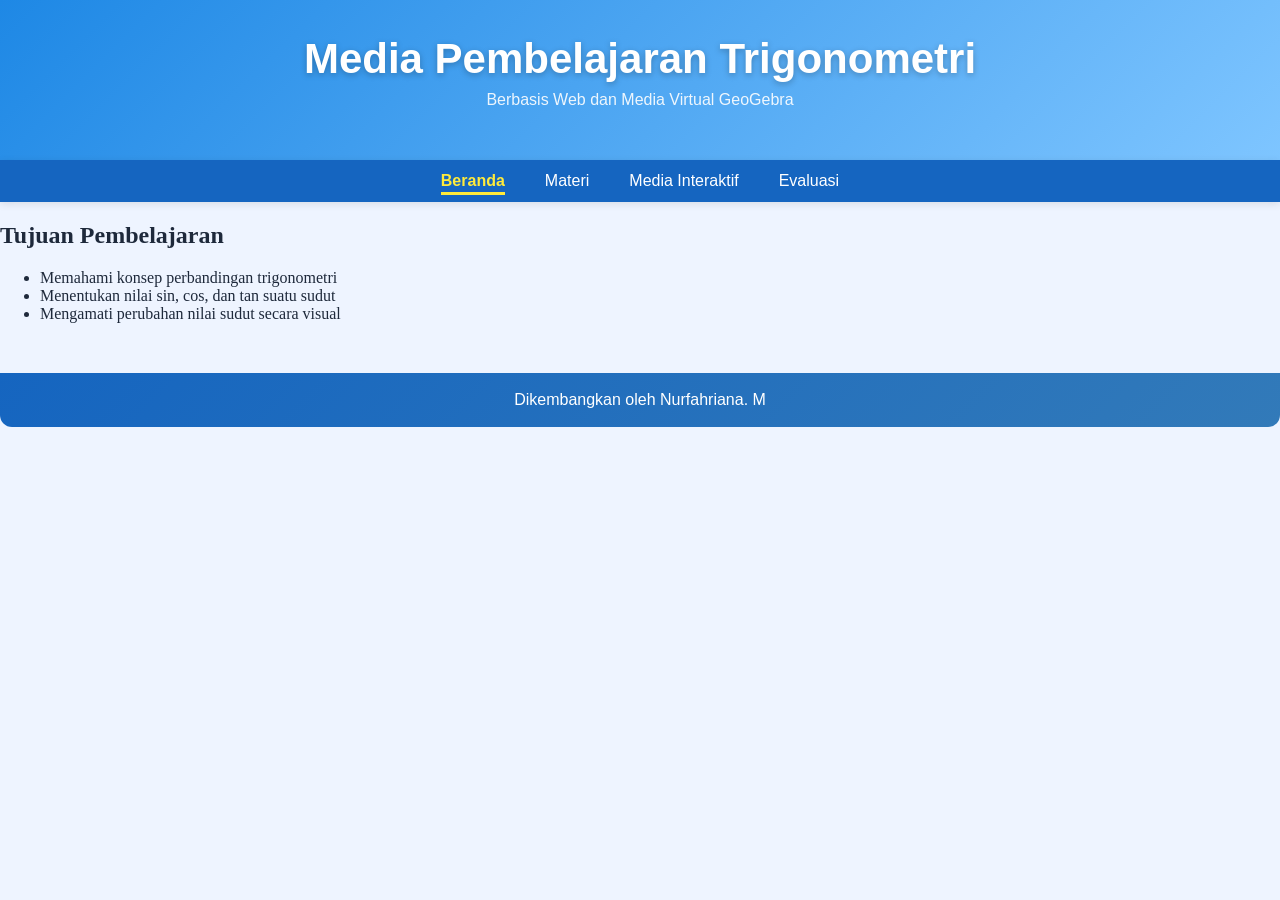
<file: index.html>
<!DOCTYPE html>
<html lang="id">
<head>
    <meta charset="UTF-8">
    <title>Media Pembelajaran Trigonometri</title>
    <link rel="stylesheet" href="css/style.css">
</head>
<body>

<header>
    <h1>Media Pembelajaran Trigonometri</h1>
    <p>Berbasis Web dan Media Virtual GeoGebra</p>
</header>

<nav>
    <a href="index.html" class="active">Beranda</a>
    <a href="materi.html">Materi</a>
    <a href="geogebra.html">Media Interaktif</a>
    <a href="evaluasi.html">Evaluasi</a>
</nav>

<main>
    <h2>Tujuan Pembelajaran</h2>
    <ul>
        <li>Memahami konsep perbandingan trigonometri</li>
        <li>Menentukan nilai sin, cos, dan tan suatu sudut</li>
        <li>Mengamati perubahan nilai sudut secara visual</li>
    </ul>
</main>

<div class="footer-blue">
    Dikembangkan oleh Nurfahriana. M
</div>

<link rel="stylesheet" href="css/style.css">
<script src="js/script.js"></script>

</body>
</html>
</file>
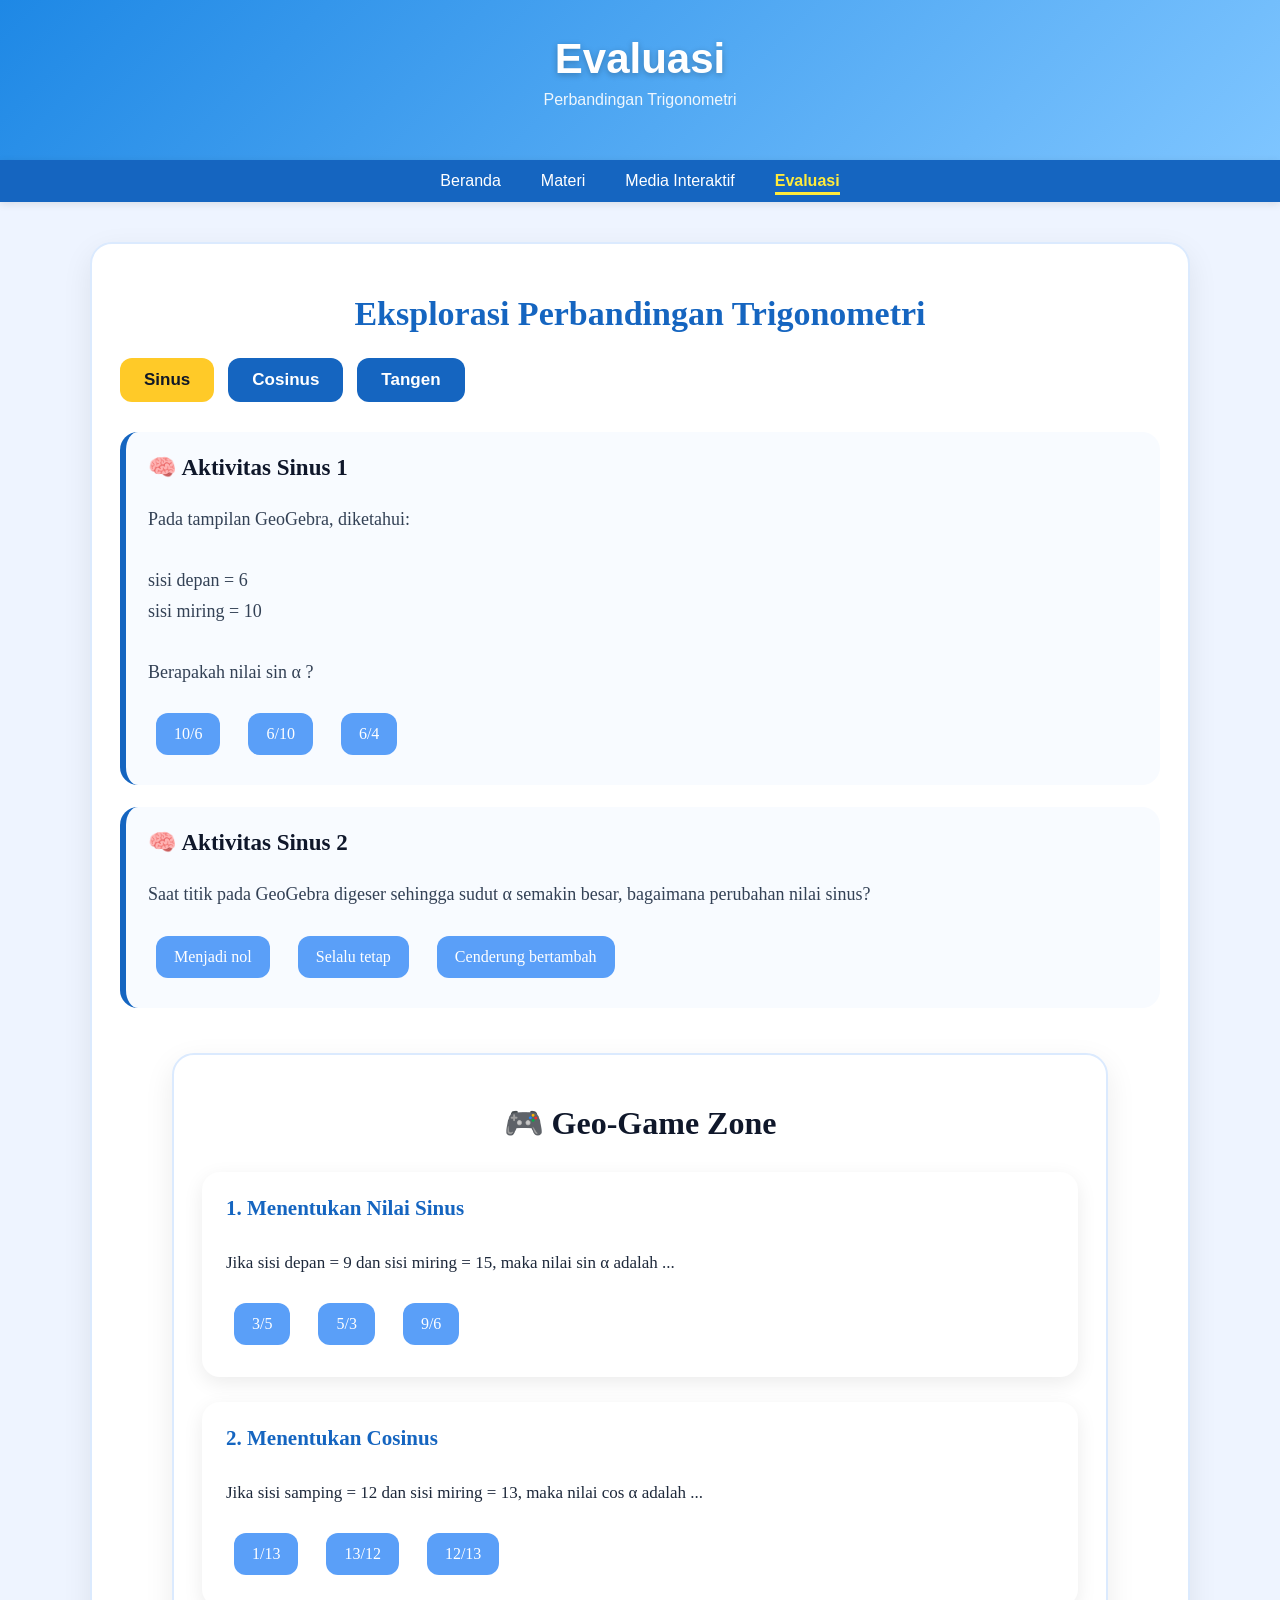
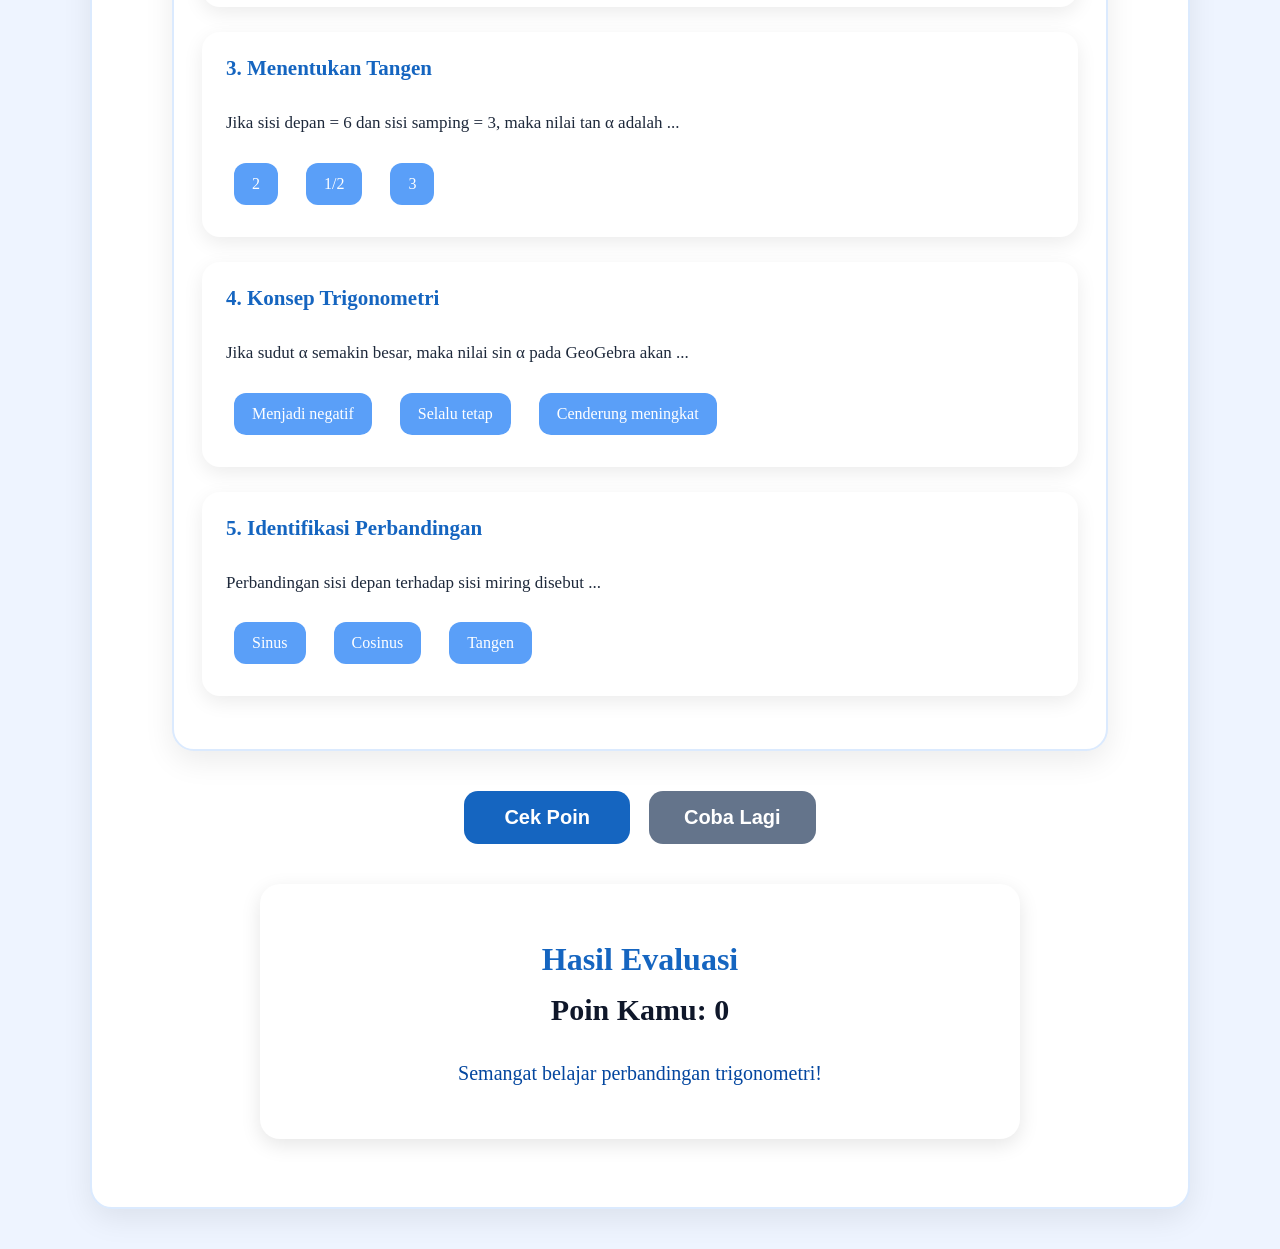
<file: evaluasi.html>
<!DOCTYPE html>
<html lang="id">
<head>
    <meta charset="UTF-8">
    <link rel="stylesheet" href="css/style.css">
</head>

<body>

<header>
    <h1>Evaluasi</h1>
    <p>Perbandingan Trigonometri</p>
</header>

<nav>
    <a href="index.html">Beranda</a>
    <a href="materi.html">Materi</a>
    <a href="geogebra.html">Media Interaktif</a>
    <a href="evaluasi.html" class="active">Evaluasi</a>
</nav>

<!-- ======================================================
     EKSPLORASI PERBANDINGAN TRIGONOMETRI
====================================================== -->

<div class="evaluasi-container">

    <div class="quiz-box">

        <h1 class="quiz-title">
            Eksplorasi Perbandingan Trigonometri
        </h1>

        <div class="tab-buttons">
            <button class="tab-btn active">Sinus</button>
            <button class="tab-btn">Cosinus</button>
            <button class="tab-btn">Tangen</button>
        </div>

<!-- =========================
     SINUS
========================= -->
<div class="tab-content active">

    <!-- Soal 1 -->
    <div class="question-card">

        <h3>🧠 Aktivitas Sinus 1</h3>

        <p class="question">
            Pada tampilan GeoGebra, diketahui:
            <br><br>
            sisi depan = 6 <br>
            sisi miring = 10
            <br><br>
            Berapakah nilai sin α ?
        </p>

        <div class="answer-buttons">

            <button onclick="selectAnswer(this,false)">
                10/6
            </button>

            <button onclick="selectAnswer(this,true)">
                6/10
            </button>

            <button onclick="selectAnswer(this,false)">
                6/4
            </button>

        </div>

        <div class="result"></div>

        <div class="explanation">
            ✅ Jawaban benar: <b>6/10</b>
            <br><br>
            Alasan:
            Nilai sinus diperoleh dari perbandingan
            <b>sisi depan ÷ sisi miring</b>.
            <br><br>
            Maka:
            <br>
            sin α = 6 ÷ 10 = 6/10
        </div>

    </div>

    <!-- Soal 2 -->
    <div class="question-card">

        <h3>🧠 Aktivitas Sinus 2</h3>

        <p class="question">
            Saat titik pada GeoGebra digeser sehingga sudut α semakin besar,
            bagaimana perubahan nilai sinus?
        </p>

        <div class="answer-buttons">

            <button onclick="selectAnswer(this,false)">
                Menjadi nol
            </button>

            <button onclick="selectAnswer(this,false)">
                Selalu tetap
            </button>

            <button onclick="selectAnswer(this,true)">
                Cenderung bertambah
            </button>

        </div>

        <div class="result"></div>

        <div class="explanation">
            ✅ Jawaban benar:
            <b>Cenderung bertambah</b>
            <br><br>
            Alasan:
            Pada segitiga siku-siku,
            semakin besar sudut α maka nilai sinus
            biasanya ikut meningkat.
            <br><br>
            Hal ini dapat diamati langsung
            saat titik digeser pada GeoGebra.
        </div>

    </div>

</div>

<!-- =========================
     COSINUS
========================= -->
<div class="tab-content">

    <!-- Soal 1 -->
    <div class="question-card">

        <h3>🧠 Aktivitas Cosinus 1</h3>

        <p class="question">
            Pada segitiga siku-siku di GeoGebra,
            cosinus diperoleh dari perbandingan ...
        </p>

        <div class="answer-buttons">

            <button onclick="selectAnswer(this,true)">
                Sisi samping ÷ sisi miring
            </button>

            <button onclick="selectAnswer(this,false)">
                Sisi depan ÷ sisi miring
            </button>

            <button onclick="selectAnswer(this,false)">
                Sisi depan ÷ sisi samping
            </button>

        </div>

        <div class="result"></div>

        <div class="explanation">
            ✅ Jawaban benar:
            <b>Sisi samping ÷ sisi miring</b>
            <br><br>
            Alasan:
            Rumus dasar cosinus adalah:
            <br><br>
            cos α =
            <b>sisi samping ÷ sisi miring</b>
            <br><br>
            Sisi samping adalah sisi yang dekat
            dengan sudut α.
        </div>

    </div>

    <!-- Soal 2 -->
    <div class="question-card">

        <h3>🧠 Aktivitas Cosinus 2</h3>

        <p class="question">
            Jika sisi samping = 8 dan sisi miring = 10,
            maka nilai cos α adalah ...
        </p>

        <div class="answer-buttons">

            <button onclick="selectAnswer(this,false)">
                10/8
            </button>

            <button onclick="selectAnswer(this,true)">
                8/10
            </button>

            <button onclick="selectAnswer(this,false)">
                8/2
            </button>

        </div>

        <div class="result"></div>

        <div class="explanation">
            ✅ Jawaban benar:
            <b>8/10</b>
            <br><br>
            Alasan:
            cosinus diperoleh dari:
            <br><br>
            cos α =
            sisi samping ÷ sisi miring
            <br><br>
            Maka:
            <br>
            cos α = 8 ÷ 10 = 8/10
        </div>

    </div>

</div>

<!-- =========================
     TANGEN
========================= -->
<div class="tab-content">

    <!-- Soal 1 -->
    <div class="question-card">

        <h3>🧠 Aktivitas Tangen 1</h3>

        <p class="question">
            Nilai tangen diperoleh dari perbandingan ...
        </p>

        <div class="answer-buttons">

            <button onclick="selectAnswer(this,false)">
                Sisi samping ÷ sisi miring
            </button>

            <button onclick="selectAnswer(this,false)">
                Sisi depan ÷ sisi miring
            </button>

            <button onclick="selectAnswer(this,true)">
                Sisi depan ÷ sisi samping
            </button>

        </div>

        <div class="result"></div>

        <div class="explanation">
            ✅ Jawaban benar:
            <b>Sisi depan ÷ sisi samping</b>
            <br><br>
            Alasan:
            Rumus dasar tangen adalah:
            <br><br>
            tan α =
            <b>sisi depan ÷ sisi samping</b>
            <br><br>
            Tangen membandingkan sisi depan
            dengan sisi samping sudut.
        </div>

    </div>

    <!-- Soal 2 -->
    <div class="question-card">

        <h3>🧠 Aktivitas Tangen 2</h3>

        <p class="question">
            Pada tampilan GeoGebra diketahui:
            <br><br>
            sisi depan = 4 <br>
            sisi samping = 2
            <br><br>
            Maka nilai tan α adalah ...
        </p>

        <div class="answer-buttons">

            <button onclick="selectAnswer(this,true)">
                2
            </button>

            <button onclick="selectAnswer(this,false)">
                1/2
            </button>

            <button onclick="selectAnswer(this,false)">
                4
            </button>

        </div>

        <div class="result"></div>

        <div class="explanation">
            ✅ Jawaban benar:
            <b>2</b>
            <br><br>
            Alasan:
            Rumus tangen:
            <br><br>
            tan α =
            sisi depan ÷ sisi samping
            <br><br>
            Maka:
            <br>
            tan α = 4 ÷ 2 = 2
        </div>

    </div>

</div>

<!-- ======================================================
     GEO GAME ZONE
====================================================== -->

<div class="evaluasi-container game-zone">

    <div class="quiz-box">

        <h1 class="game-title">
            🎮 Geo-Game Zone
        </h1>

        <!-- SOAL 1 -->
        <div class="game-question">

            <h4>1. Menentukan Nilai Sinus</h4>

            <p>
                Jika sisi depan = 9 dan sisi miring = 15,
                maka nilai sin α adalah ...
            </p>

            <div class="answer-buttons">

                <button onclick="selectGameAnswer(this,true)">
                    3/5
                </button>

                <button onclick="selectGameAnswer(this,false)">
                    5/3
                </button>

                <button onclick="selectGameAnswer(this,false)">
                    9/6
                </button>

            </div>

            <div class="result"></div>

            <div class="explanation">

                ✅ Jawaban benar:
                <b>3/5</b>

                <br><br>

                Alasan:
                Nilai sinus diperoleh dari:
                <br><br>

                <b>sin α = sisi depan ÷ sisi miring</b>

                <br><br>

                Maka:
                <br>

                sin α = 9 ÷ 15 = 3/5

            </div>

        </div>

        <!-- SOAL 2 -->
        <div class="game-question">

            <h4>2. Menentukan Cosinus</h4>

            <p>
                Jika sisi samping = 12 dan sisi miring = 13,
                maka nilai cos α adalah ...
            </p>

            <div class="answer-buttons">

                <button onclick="selectGameAnswer(this,false)">
                    1/13
                </button>

                <button onclick="selectGameAnswer(this,false)">
                    13/12
                </button>

                <button onclick="selectGameAnswer(this,true)">
                    12/13
                </button>

            </div>

            <div class="result"></div>

            <div class="explanation">

                ✅ Jawaban benar:
                <b>12/13</b>

                <br><br>

                Alasan:
                Rumus cosinus adalah:
                <br><br>

                <b>cos α = sisi samping ÷ sisi miring</b>

                <br><br>

                Maka:
                <br>

                cos α = 12 ÷ 13 = 12/13

            </div>

        </div>

        <!-- SOAL 3 -->
        <div class="game-question">

            <h4>3. Menentukan Tangen</h4>

            <p>
                Jika sisi depan = 6 dan sisi samping = 3,
                maka nilai tan α adalah ...
            </p>

            <div class="answer-buttons">

                <button onclick="selectGameAnswer(this,true)">
                    2
                </button>

                <button onclick="selectGameAnswer(this,false)">
                    1/2
                </button>

                <button onclick="selectGameAnswer(this,false)">
                    3
                </button>

            </div>

            <div class="result"></div>

            <div class="explanation">

                ✅ Jawaban benar:
                <b>2</b>

                <br><br>

                Alasan:
                Rumus tangen:
                <br><br>

                <b>tan α = sisi depan ÷ sisi samping</b>

                <br><br>

                Maka:
                <br>

                tan α = 6 ÷ 3 = 2

            </div>

        </div>

        <!-- SOAL 4 -->
        <div class="game-question">

            <h4>4. Konsep Trigonometri</h4>

            <p>
                Jika sudut α semakin besar,
                maka nilai sin α pada GeoGebra akan ...
            </p>

            <div class="answer-buttons">

                <button onclick="selectGameAnswer(this,false)">
                    Menjadi negatif
                </button>

                <button onclick="selectGameAnswer(this,false)">
                    Selalu tetap
                </button>

                <button onclick="selectGameAnswer(this,true)">
                    Cenderung meningkat
                </button>

            </div>

            <div class="result"></div>

            <div class="explanation">

                ✅ Jawaban benar:
                <b>Cenderung meningkat</b>

                <br><br>

                Alasan:
                Saat sudut α diperbesar pada GeoGebra,
                sisi depan terhadap sisi miring menjadi lebih besar,
                sehingga nilai sinus ikut meningkat.

                <br><br>

                Hal ini dapat diamati langsung
                melalui eksplorasi visual pada media.

            </div>

        </div>

        <!-- SOAL 5 -->
        <div class="game-question">

            <h4>5. Identifikasi Perbandingan</h4>

            <p>
                Perbandingan sisi depan terhadap sisi miring disebut ...
            </p>

            <div class="answer-buttons">

                <button onclick="selectGameAnswer(this,true)">
                    Sinus
                </button>

                <button onclick="selectGameAnswer(this,false)">
                    Cosinus
                </button>

                <button onclick="selectGameAnswer(this,false)">
                    Tangen
                </button>

            </div>

            <div class="result"></div>

            <div class="explanation">

                ✅ Jawaban benar:
                <b>Sinus</b>

                <br><br>

                Alasan:
                Dalam trigonometri:
                <br><br>

                <b>sin α = sisi depan ÷ sisi miring</b>

                <br><br>

                Karena yang dibandingkan adalah
                sisi depan dengan sisi miring,
                maka disebut sinus.

            </div>

        </div>

    </div>

</div>

<!-- =========================
     HASIL NILAI
========================= -->

<div class="check-score-area">

    <button class="check-score-btn"
    onclick="showResults()">

        Cek Poin

    </button>

    <button class="retry-btn"
    onclick="resetQuiz()">
        Coba Lagi
    </button>

</div>

<div class="score-box">

    <h2>Hasil Evaluasi</h2>

    <p id="score-text">
        Poin Kamu: 0
    </p>

    <p id="motivation-text">
        Semangat belajar perbandingan trigonometri!
    </p>

</div>

<link rel="stylesheet" href="css/style.css">
<script src="js/script.js"></script>

</body>
</html>
</file>
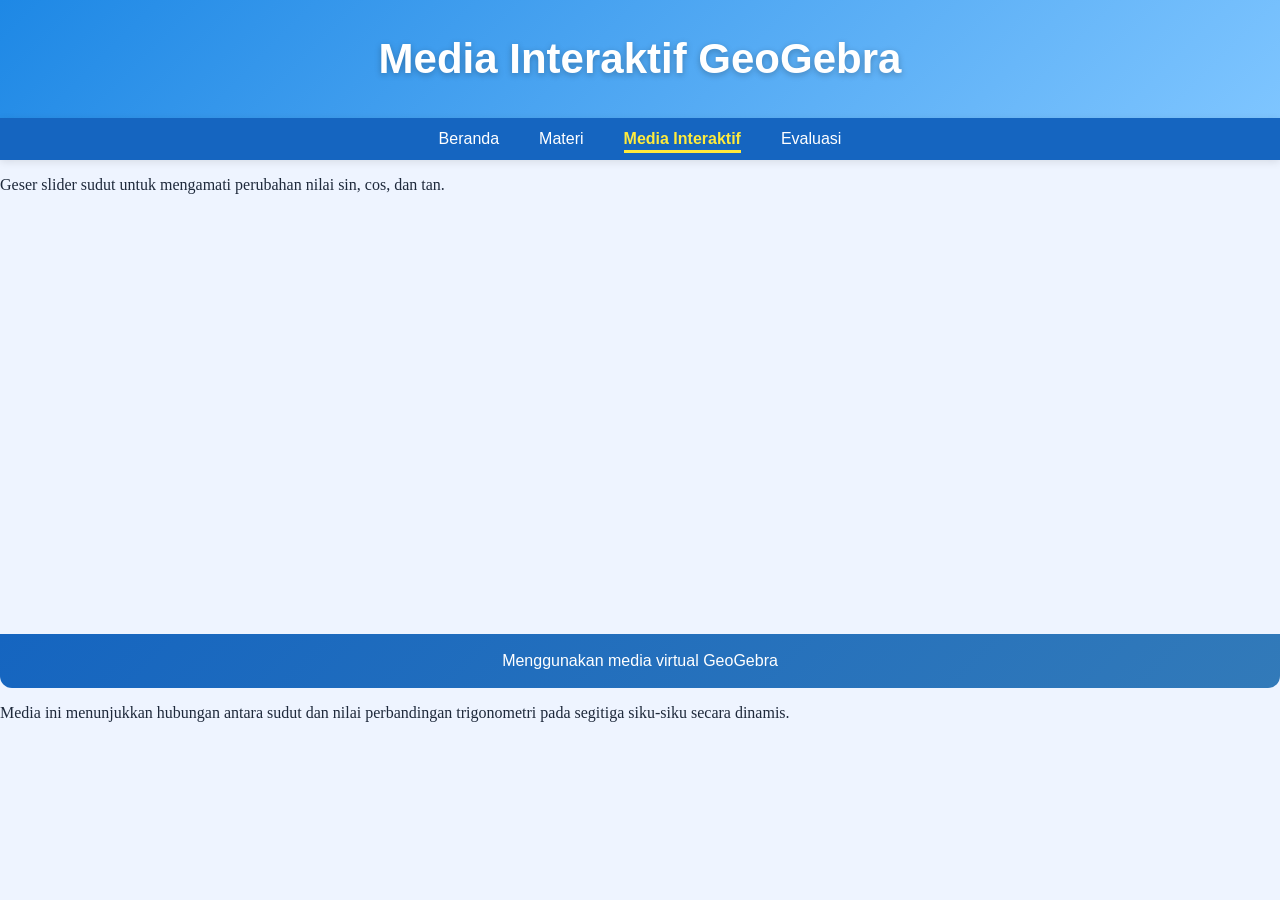
<file: geogebra.html>
<!DOCTYPE html>
<html lang="id">
<head>
    <meta charset="UTF-8">
    <title>Media Interaktif</title>
    <link rel="stylesheet" href="css/style.css">
</head>
<body>

<header>
    <h1>Media Interaktif GeoGebra</h1>
</header>

<nav>
    <a href="index.html">Beranda</a>
    <a href="materi.html">Materi</a>
    <a href="geogebra.html" class="active">Media Interaktif</a>
    <a href="evaluasi.html">Evaluasi</a>
</nav>

<main>
    <p>Geser slider sudut untuk mengamati perubahan nilai sin, cos, dan tan.</p>

    <iframe 
        src="https://www.geogebra.org/classic/wagpqsba"
        width="1200"
        height="370"
        style="border:0;"
        allowfullscreen>
    </iframe>
</main>

<div class="footer-blue">
    Menggunakan media virtual GeoGebra
</div>

<p>
Media ini menunjukkan hubungan antara sudut dan nilai perbandingan
trigonometri pada segitiga siku-siku secara dinamis.
</p>

<link rel="stylesheet" href="css/style.css">
<script src="js/script.js"></script>

</body>
</html>
</file>
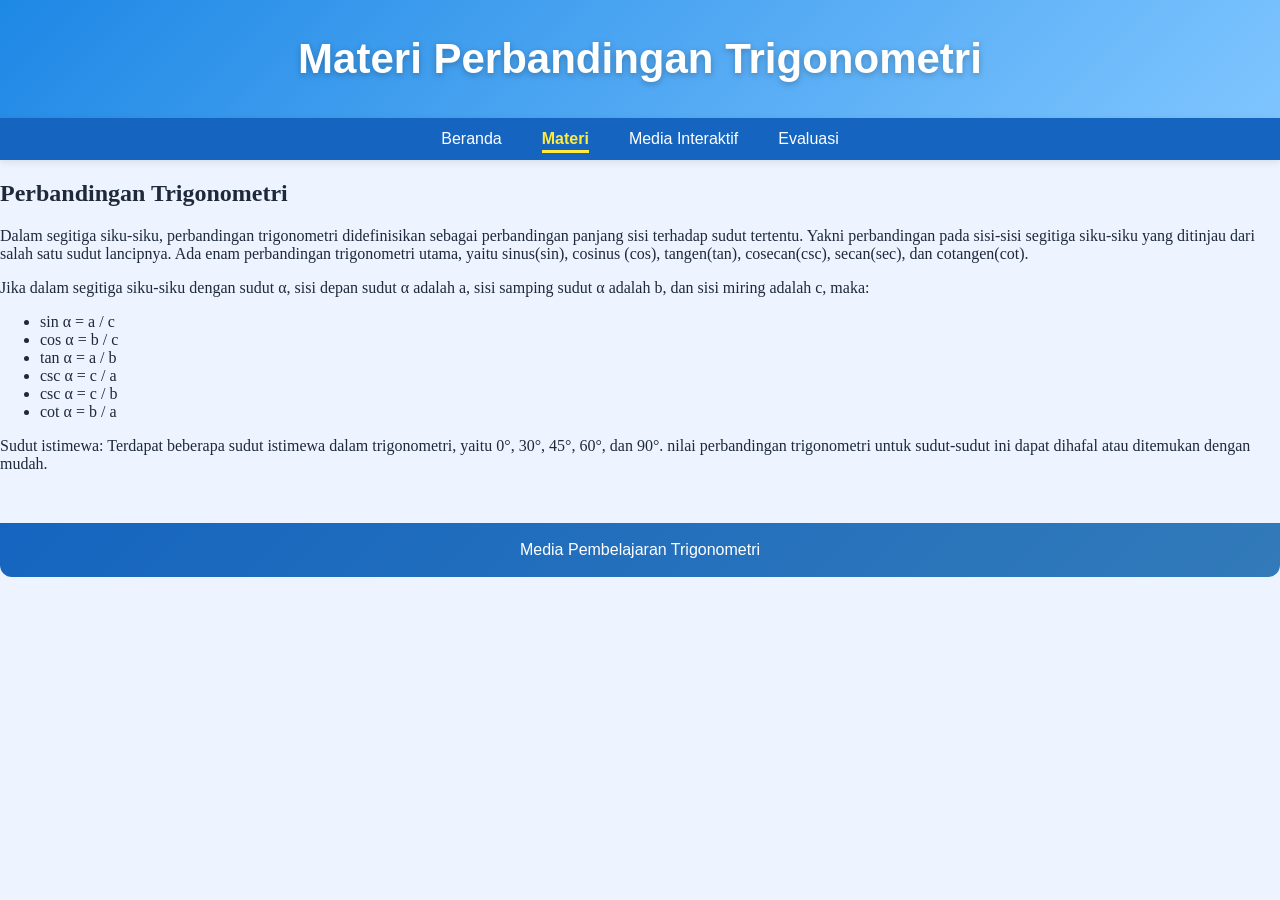
<file: materi.html>
<!DOCTYPE html>
<html lang="id">
<head>
    <meta charset="UTF-8">
    <title>Materi Trigonometri</title>
    <link rel="stylesheet" href="css/style.css">
</head>
<body>

<header>
    <h1>Materi Perbandingan Trigonometri</h1>
</header>

<nav>
    <a href="index.html">Beranda</a>
    <a href="materi.html" class="active">Materi</a>
    <a href="geogebra.html">Media Interaktif</a>
    <a href="evaluasi.html">Evaluasi</a>
</nav>

<main>
    <h2>Perbandingan Trigonometri</h2>
    <p>
        Dalam segitiga siku-siku, perbandingan trigonometri didefinisikan
        sebagai perbandingan panjang sisi terhadap sudut tertentu. 
        Yakni perbandingan pada sisi-sisi segitiga siku-siku yang ditinjau dari salah satu sudut lancipnya.

        Ada enam perbandingan trigonometri utama, yaitu sinus(sin), cosinus (cos), tangen(tan), cosecan(csc), secan(sec), dan cotangen(cot).
    </p>
    <p>
        Jika dalam segitiga siku-siku dengan sudut α, sisi depan sudut α adalah a, sisi samping sudut α adalah b, dan sisi miring adalah c, maka:
    </p>
    <ul>
        <li>sin α = a / c</li>
        <li>cos α = b / c</li>
        <li>tan α = a / b</li>
        <li>csc α = c / a</li>
        <li>csc α = c / b</li>
        <li>cot α = b / a</li>
    </ul>

    <p>
        Sudut istimewa:
        Terdapat beberapa sudut istimewa dalam trigonometri, yaitu 0°, 30°, 45°, 60°, dan 90°. nilai perbandingan trigonometri untuk sudut-sudut ini dapat dihafal atau ditemukan dengan mudah.
    </p>
</main>

<div class="footer-blue">
    Media Pembelajaran Trigonometri
</div>

<link rel="stylesheet" href="css/style.css">
<script src="js/script.js"></script>

</body>
</html>
</file>
<file: css/style.css>
/* =========================
   NAVBAR FINAL (BERSIH & STABIL)
========================= */
nav {
    background-color: #1565c0;
    padding: 12px;
    text-align: center;
    box-shadow: 0 2px 8px rgba(0,0,0,0.1);
}

nav a {
    position: relative;
    color: #ffffff;
    margin: 0 18px;
    text-decoration: none;
    font-weight: 500; /* FIX DI SINI */
    font-family: 'Georgia', sans-serif;
    transition: 0.3s;
}

/* garis bawah default */
nav a::after {
    content: "";
    position: absolute;
    width: 0%;
    height: 3px;
    left: 0;
    bottom: -6px;
    background-color: #ffeb3b;
    transition: 0.3s ease;
}

/* hover */
nav a:hover {
    color: #ffeb3b;
}

nav a:hover::after {
    width: 100%;
}

/* ACTIVE (yang dipilih) */
nav a.active {
    color: #ffeb3b;
    font-weight: 600;
}

/* garis bawah aktif */
nav a.active::after {
    width: 100%;
}

header {
    background: linear-gradient(135deg, #1e88e5, #7ec5ff);
    color: white;
    padding: 35px 25px;
    text-align: center; /* KUNCI AGAR TENGAH */
    font-family: 'Georgia', sans-serif;
    box-shadow: 0 4px 12px rgba(0,0,0,0.1);
}

header h1 {
    margin: 0;
    font-weight: 600;
}

header p {
    margin-top: 8px;
    opacity: 0.9;
}
.footer-blue {
    background: linear-gradient(135deg, #1565c0, #327ab9);
    color: rgb(255, 255, 255);
    text-align: center;
    padding: 18px;
    margin-top: 50px; /* JARAK DARI ATAS */
    font-family: 'Georgia', sans-serif;
    border-radius: 0 0 12px 12px;
}
/* JUDUL UTAMA */
header h1 {
    font-size: 42px;        /* BESAR */
    font-weight: 700;       /* TEGAS */
    color: #ffffff;         /* PUTIH JELAS */
    margin: 0;
    text-align: center;

    /* efek biar lebih kontras & elegan */
    text-shadow: 0 2px 6px rgba(0,0,0,0.25);
}
@media (max-width: 600px) {
    header h1 {
        font-size: 28px;
    }
}

/* =========================================================
   EVALUASI TRIGONOMETRI - PROFESSIONAL UI
========================================================= */

@import url('https://fonts.googleapis.com/css2?family=Poppins:wght@400;500;600;700&display=swap');

/* =========================
   GLOBAL
========================= */
body{
    margin:0;
    font-family:'Georgia', Times New Roman;
    background:#eef4ff;
    overflow-x:hidden;
    overflow-y:auto;
    color:#1e293b;
}

/* =========================
   CONTAINER
========================= */
.evaluasi-container{
    width:90%;
    max-width:1100px;
    margin:40px auto;
}

/* =========================
   CARD
========================= */
.quiz-box{
    background:#ffffff;
    border-radius:22px;
    padding:28px;
    margin-bottom:35px;
    box-shadow:0 10px 30px rgba(0,0,0,0.08);
    border:2px solid #dbeafe;
}

/* =========================
   TITLE
========================= */
.quiz-title{
    font-size:34px;
    font-weight:700;
    color:#1565c0;
    margin-bottom:25px;
    text-align:center;
}

/* =========================
   TAB BUTTON
========================= */
.tab-buttons{
    display:flex;
    gap:14px;
    flex-wrap:wrap;
    margin-bottom:30px;
}

.tab-btn{
    padding:12px 24px;
    border:none;
    border-radius:12px;
    background:#1565c0;
    color:white;
    cursor:pointer;
    font-size:17px;
    font-weight:600;
    transition:0.3s;
}

.tab-btn:hover{
    background:#0d47a1;
    transform:translateY(-2px);
}

.tab-btn.active{
    background:#ffca28;
    color:#111827;
}

/* =========================
   TAB CONTENT
========================= */
.tab-content{
    display:none;
    animation:fade 0.4s ease;
}

.tab-content.active{
    display:block;
}

@keyframes fade{
    from{
        opacity:0;
        transform:translateY(10px);
    }
    to{
        opacity:1;
        transform:translateY(0);
    }
}

/* =========================
   QUESTION CARD
========================= */
.question-card{
    background:#f8fbff;
    border-left:6px solid #1565c0;
    border-radius:18px;
    padding:22px;
    margin-bottom:22px;
}

.question-card h3{
    margin-top:0;
    font-size:23px;
    color:#0f172a;
}

/* =========================
   QUESTION TEXT
========================= */
.question{
    font-size:18px;
    line-height:1.7;
    margin-bottom:18px;
    color:#334155;
}

/* =========================
   BUTTON ANSWER
========================= */
.answer-buttons{
    display:flex;
    flex-wrap:wrap;
    gap:12px;
}

.answer-buttons button{
    padding:11px 20px;
    border:none;
    border-radius:10px;
    background:#1e88e5;
    color:white;
    font-size:16px;
    cursor:pointer;
    transition:0.3s;
    font-family:'Georgia', Times New Roman;
}

.answer-buttons button:hover{
    background:#1565c0;
    transform:scale(1.03);
}

/* =========================
   RESULT
========================= */
.result{
    margin-top:15px;
    font-size:17px;
    font-weight:600;
    display:none;
}

.result.correct{
    color:#16a34a;
    display:block;
}

.result.wrong{
    color:#dc2626;
    display:block;
}

/* =========================
   GEO GAME ZONE
========================= */
.game-zone{
    margin-top:45px;
}

.game-title{
    font-size:32px;
    text-align:center;
    color:#0f172a;
    margin-bottom:30px;
}

/* =========================
   GAME QUESTION
========================= */
.game-question{
    background:white;
    border-radius:18px;
    padding:24px;
    margin-bottom:25px;
    box-shadow:0 6px 20px rgba(0,0,0,0.08);
}

.game-question h4{
    margin-top:0;
    font-size:21px;
    color:#1565c0;
}

.game-question p{
    font-size:17px;
    line-height:1.7;
}

/* =========================
   RESPONSIVE
========================= */
@media(max-width:768px){

    .quiz-title{
        font-size:28px;
    }

    .question-card h3{
        font-size:20px;
    }

    .question{
        font-size:16px;
    }

    .answer-buttons button{
        width:100%;
    }

}

/* =========================
   SCORE BOX
========================= */

.score-box{
    margin:40px auto;
    padding:30px;
    max-width:700px;
    background:white;
    border-radius:20px;
    text-align:center;
    box-shadow:0 6px 20px rgba(0,0,0,0.1);
}

.score-box h2{
    color:#1565c0;
    font-size:32px;
    margin-bottom:15px;
    font-family:'Georgia', Times New Roman;
}

#score-text{
    font-size:28px;
    font-weight:700;
    color:#0f172a;
}

#motivation-text{
    margin-top:15px;
    font-size:20px;
    color:#03469f;
    line-height:1.6;
}

/* =========================
   PILIHAN JAWABAN
========================= */

.answer-buttons button{
    padding:12px 18px;
    margin:8px;
    border:none;
    border-radius:12px;
    background:#5a9ff8;
    cursor:pointer;
    transition:0.3s;
    font-size:16px;
    font-family:'Georgia', Times New Roman;
}

/* hover */
.answer-buttons button:hover{
    background:#b1ccec;
}

/* jawaban dipilih */
.answer-buttons button.selected{
    background:#1565c0;
    color:white;
    font-weight:bold;
    transform:scale(1.05);
    box-shadow:0 4px 10px rgba(0,0,0,0.2);
}


/* =========================
   HASIL BENAR SALAH
========================= */

.result{
    margin-top:12px;
    font-size:18px;
    font-weight:bold;
}

.correct{
    color:#16a34a;
}

.wrong{
    color:#dc2626;
}


/* =========================
   SCORE BOX
========================= */

.score-box{
    margin:40px auto;
    padding:30px;
    max-width:700px;
    background:white;
    border-radius:20px;
    text-align:center;
    box-shadow:0 6px 20px rgba(0,0,0,0.1);
}

.score-box h2{
    color:#1565c0;
    font-size:32px;
}

#score-text{
    font-size:30px;
    font-weight:bold;
    margin-top:10px;
}

#motivation-text{
    margin-top:15px;
    font-size:20px;
    line-height:1.6;
}


/* =========================
   BUTTON CEK POIN
========================= */

.check-score-area{
    text-align:center;
    margin:40px 0;
}

.check-score-btn{
    padding:15px 40px;
    border:none;
    border-radius:14px;
    background:#1565c0;
    color:white;
    font-size:20px;
    font-weight:bold;
    cursor:pointer;
    transition:0.3s;
}

.check-score-btn:hover{
    background:#0f5fb5;
    transform:translateY(-3px);
}

.answer-buttons button.selected{
    background:#1565c0 !important;
    color:white !important;
    border:2px solid #0f5fb5;
    font-weight:bold;
    transform:scale(1.05);
    box-shadow:0 4px 12px rgba(0,0,0,0.25);
}

/* =========================
   BUTTON COBA LAGI
========================= */

.retry-btn{
    padding:15px 35px;
    border:none;
    border-radius:14px;
    background:#64748b;
    color:white;
    font-size:20px;
    font-weight:bold;
    cursor:pointer;
    transition:0.3s;
    margin-left:15px;
}

.retry-btn:hover{
    background:#475569;
    transform:translateY(-3px);
}

/* =========================
   PENJELASAN JAWABAN
========================= */

.explanation{
    margin-top:15px;
    padding:15px;
    border-radius:12px;
    background:#eff6ff;
    border-left:5px solid #1565c0;
    line-height:1.7;
    display:none;
    font-size:16px;
}
</file>
